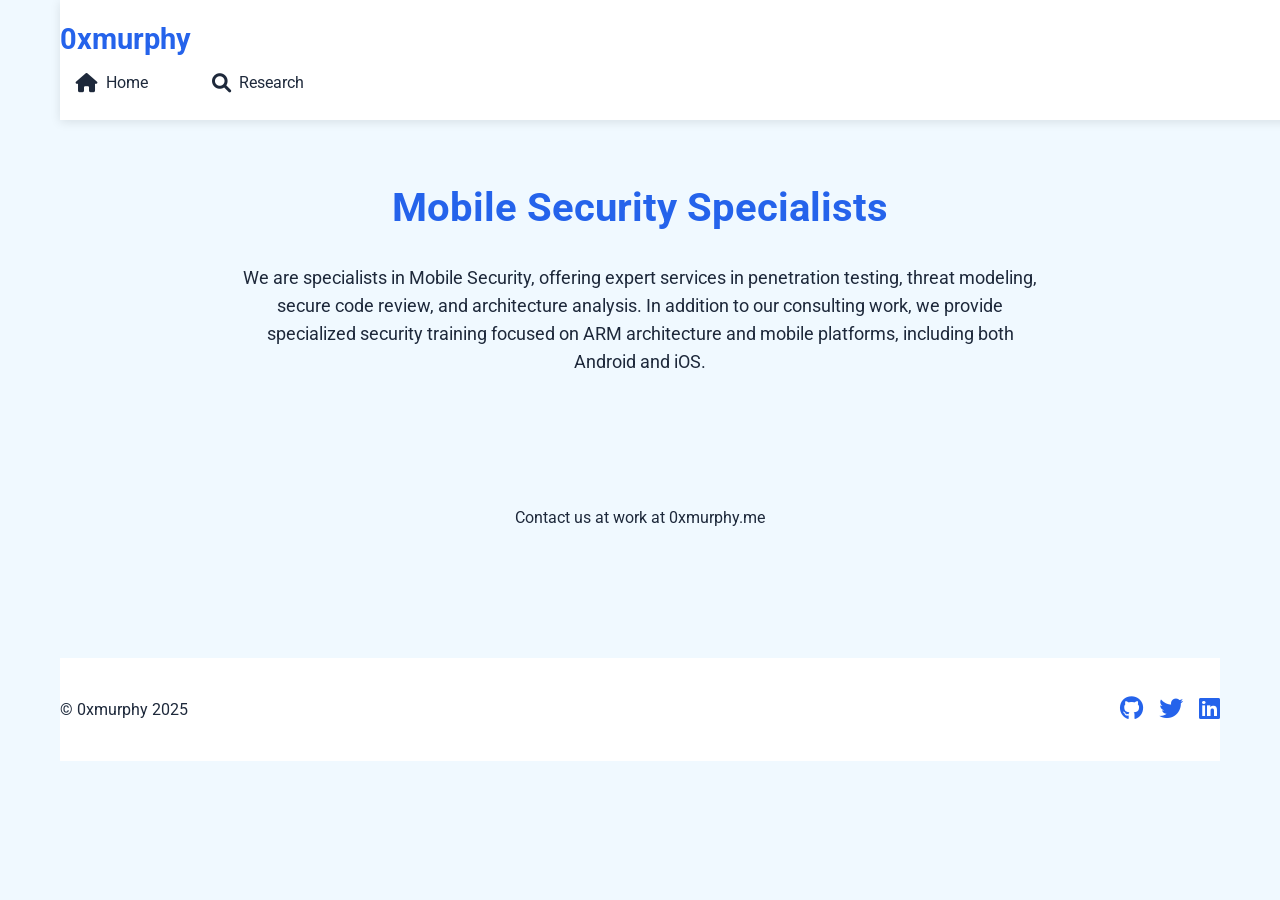
<file: index.html>
<!DOCTYPE html>
<html lang="en">
<head>
  <meta charset="UTF-8" />
  <meta name="viewport" content="width=device-width, initial-scale=1.0" />
  <title>0xmurphy - Mobile Security Specialists</title>
  <link rel="stylesheet" href="style.css" />
  <link rel="stylesheet" href="https://cdnjs.cloudflare.com/ajax/libs/font-awesome/6.0.0/css/all.min.css">
  <script src="index.js" defer></script>
</head>
<body>
  <div class="container">
    <header>
      <div class="logo">
        <h1>0xmurphy</h1>
      </div>
      <button class="menu-toggle" aria-label="Toggle Menu">
        <span class="hamburger"></span>
      </button>
      <nav class="main-nav">
        <ul>
          <li><a href="#home" class="active"><i class="fas fa-home"></i><span>Home</span></a></li>
          <li><a href="research.html"><i class="fas fa-search"></i><span>Research</span></a></li>
        </ul>
      </nav>
    </header>

    <main>
      <section class="hero">
        <h2>Mobile Security Specialists</h2>
        <p>We are specialists in Mobile Security, offering expert services in penetration testing, threat modeling, secure code review, and architecture analysis. In addition to our consulting work, we provide specialized security training focused on ARM architecture and mobile platforms, including both Android and iOS.</p>
      </section>

      <section class="contact">
        <p>Contact us at work at 0xmurphy.me</a></p>
      </section>
    </main>

    <footer>
      <div class="footer-content">
        <p>&copy; 0xmurphy 2025</p>
        <div class="social-links">
          <a href="https://www.github.com/as0ler" aria-label="GitHub"><i class="fab fa-github"></i></a>
          <a href="https://x.com/as0ler" aria-label="Twitter"><i class="fab fa-twitter"></i></a>
          <a href="https://es.linkedin.com/in/alexsoleralvarez" aria-label="LinkedIn"><i class="fab fa-linkedin"></i></a>
        </div>
      </div>
    </footer>
  </div>
</body>
</html>
</file>
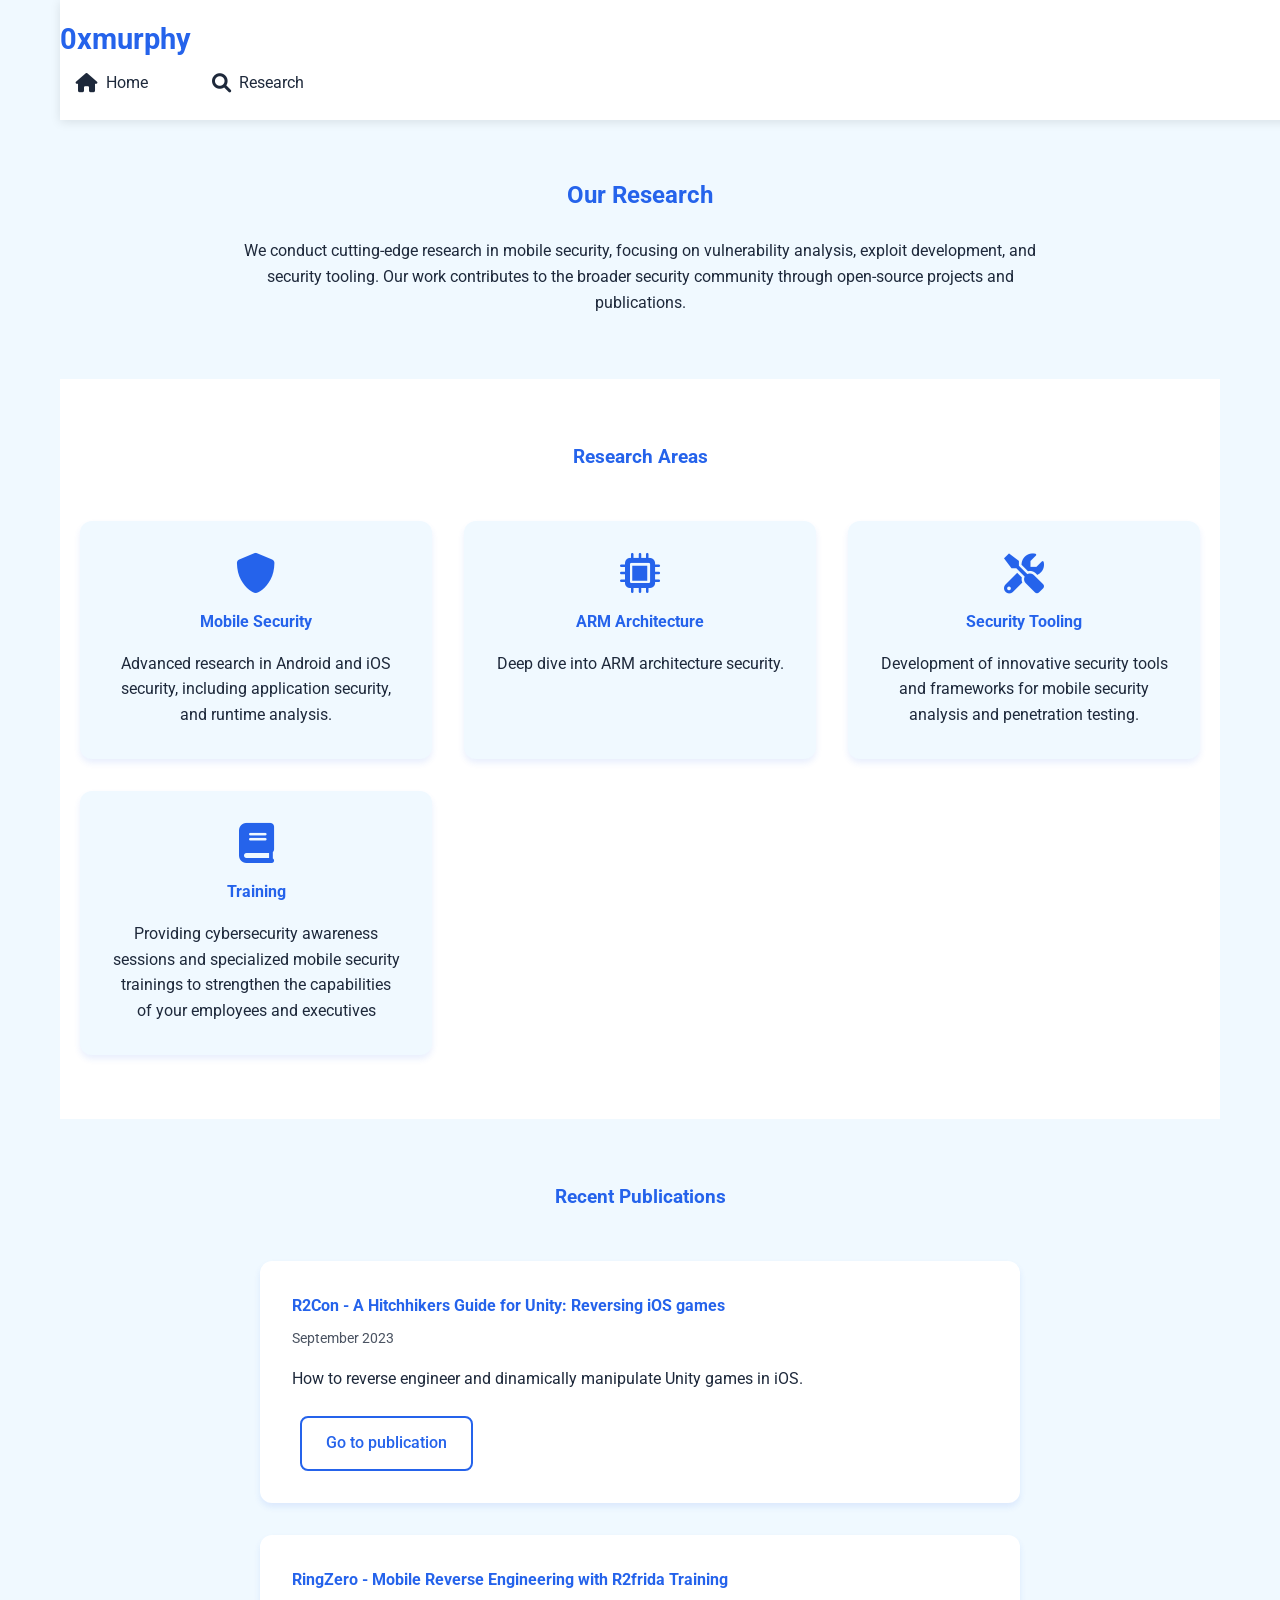
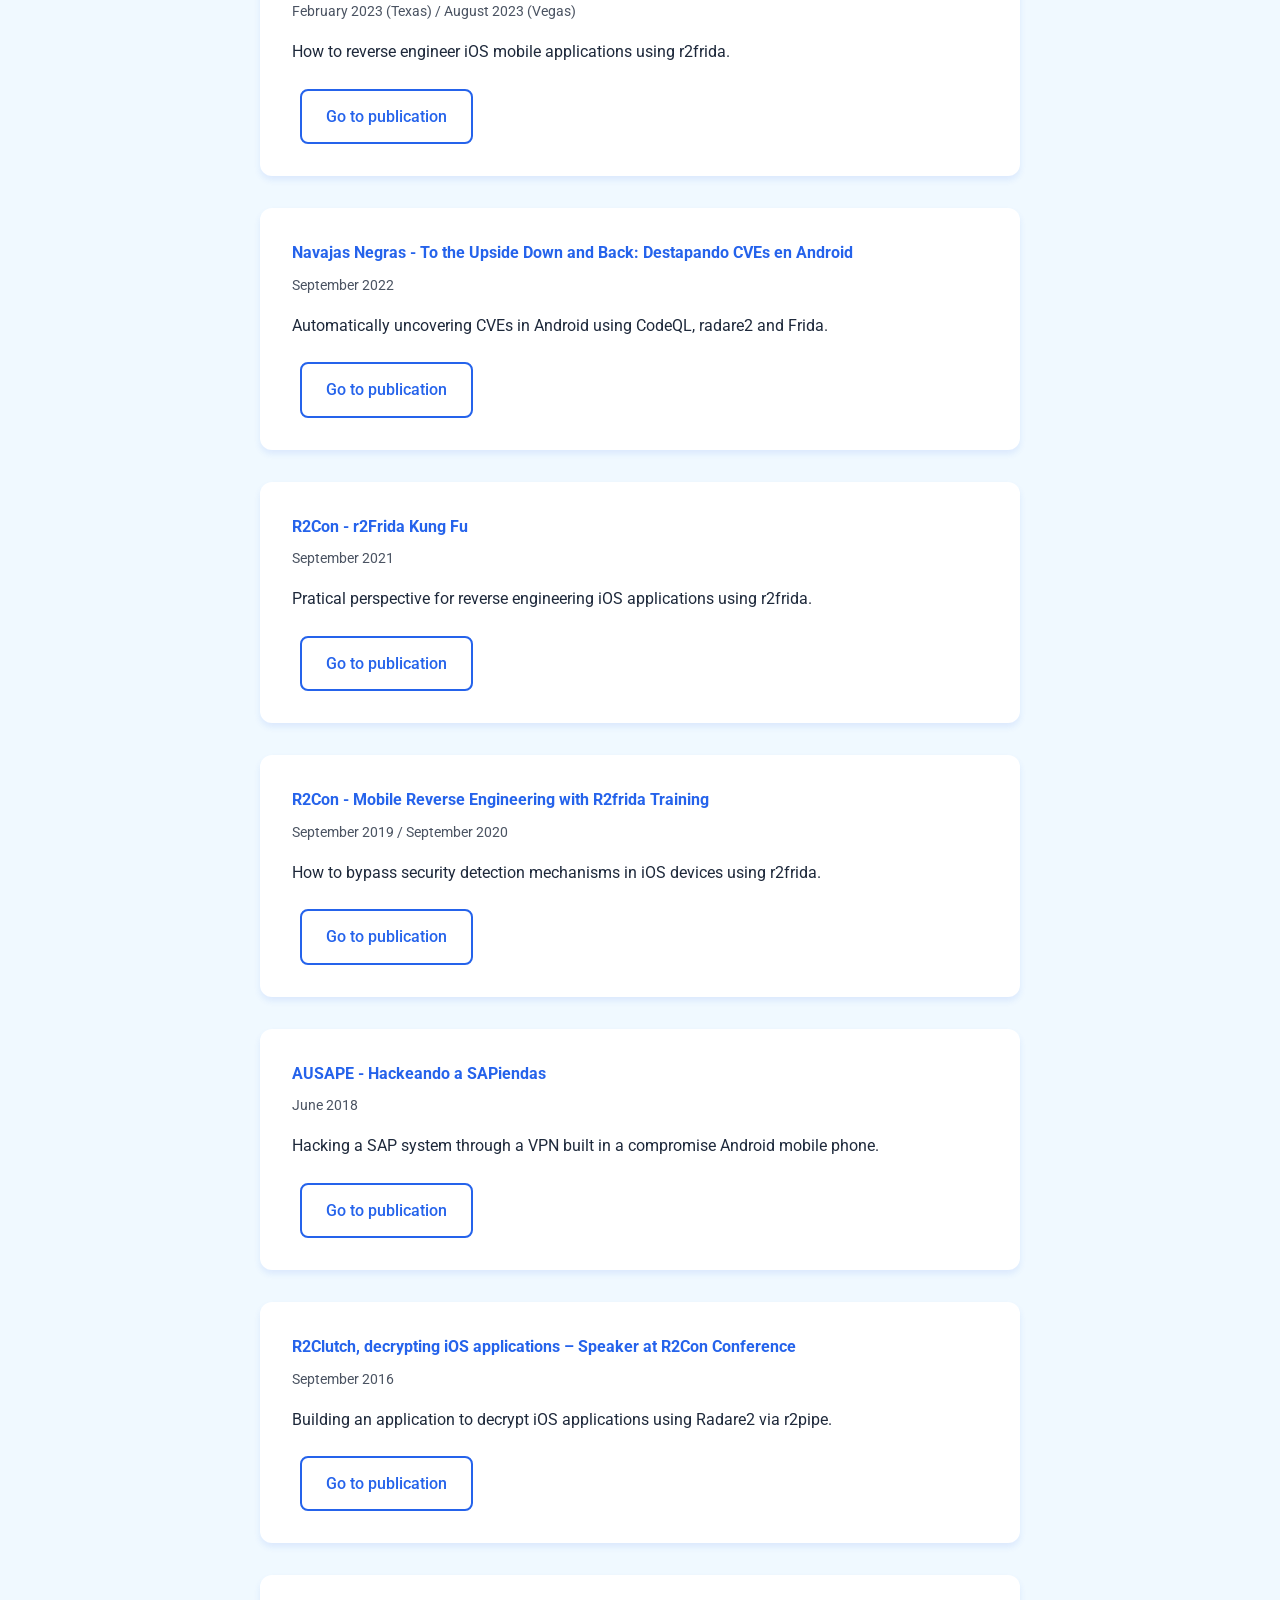
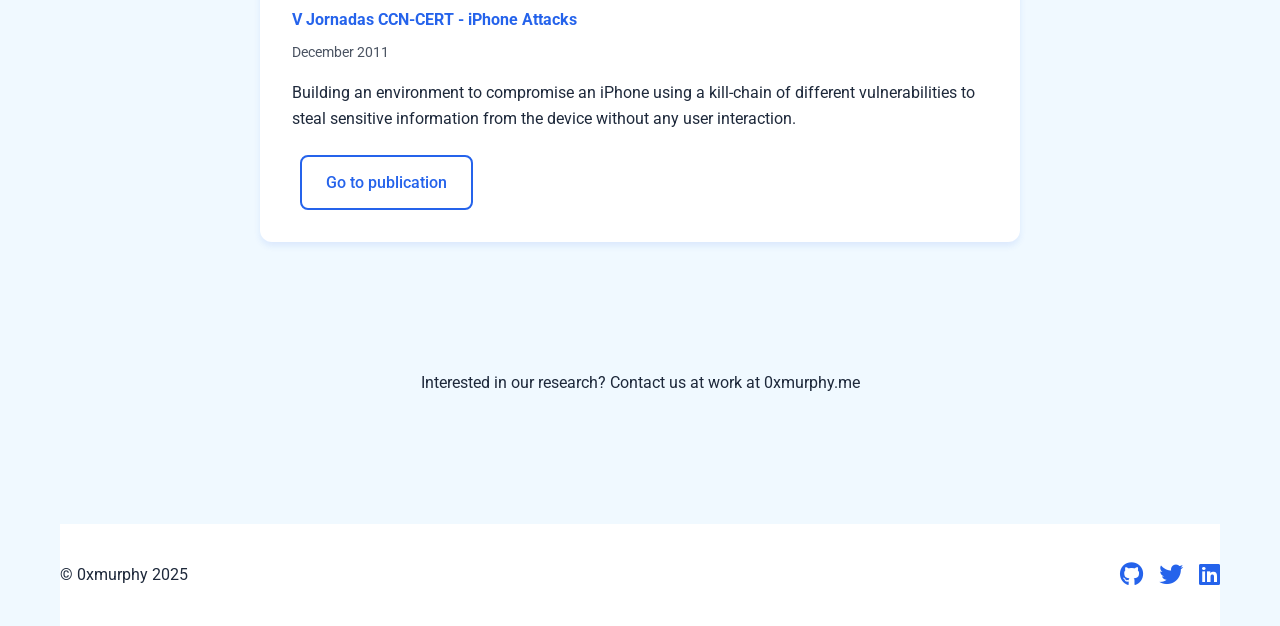
<file: research.html>
<!DOCTYPE html>
<html lang="en">
<head>
  <meta charset="UTF-8" />
  <meta name="viewport" content="width=device-width, initial-scale=1.0" />
  <title>Research - 0xmurphy</title>
  <link rel="stylesheet" href="style.css" />
  <link rel="stylesheet" href="https://cdnjs.cloudflare.com/ajax/libs/font-awesome/6.0.0/css/all.min.css">
  <script src="index.js" defer></script>
</head>
<body>
  <div class="container">
    <header>
      <div class="logo">
        <h1>0xmurphy</h1>
      </div>
      <button class="menu-toggle" aria-label="Toggle Menu">
        <span class="hamburger"></span>
      </button>
      <nav class="main-nav">
        <ul>
          <li><a href="index.html"><i class="fas fa-home"></i><span>Home</span></a></li>
          <li><a href="research.html" class="active"><i class="fas fa-search"></i><span>Research</span></a></li>
        </ul>
      </nav>
    </header>

    <main>
      <section class="research-intro">
        <h2>Our Research</h2>
        <p>We conduct cutting-edge research in mobile security, focusing on vulnerability analysis, exploit development, and security tooling. Our work contributes to the broader security community through open-source projects and publications.</p>
      </section>

      <section class="research-areas">
        <h3>Research Areas</h3>
        <div class="research-grid">
          <div class="research-card">
            <i class="fas fa-shield-alt"></i>
            <h4>Mobile Security</h4>
            <p>Advanced research in Android and iOS security, including application security, and runtime analysis.</p>
          </div>
          <div class="research-card">
            <i class="fas fa-microchip"></i>
            <h4>ARM Architecture</h4>
            <p>Deep dive into ARM architecture security.</p>
          </div>
          <div class="research-card">
            <i class="fas fa-tools"></i>
            <h4>Security Tooling</h4>
            <p>Development of innovative security tools and frameworks for mobile security analysis and penetration testing.</p>
          </div>
          <div class="research-card">
            <i class="fas fa-book"></i>
            <h4>Training</h4>
            <p>Providing cybersecurity awareness sessions and specialized mobile security trainings to strengthen the capabilities of your employees and executives</p>
          </div>
        </div>
      </section>

      <section class="publications">
        <h3>Recent Publications</h3>
        <div class="publication-list">
          <div class="publication-item">
            <h4>R2Con - A Hitchhikers Guide for Unity: Reversing iOS games</h4>
            <p class="publication-meta">September 2023</p>
            <p class="publication-abstract">How to reverse engineer and dinamically manipulate Unity games in iOS.</p>
            <a href="https://youtu.be/OSeNuB2Ob3s?si=SpKfwzrcf62wKqI2" class="btn secondary">Go to publication</a>
          </div>
          <div class="publication-item">
            <h4>RingZero - Mobile Reverse Engineering with R2frida Training</h4>
            <p class="publication-meta">February 2023 (Texas) / August 2023 (Vegas)</p>
            <p class="publication-abstract">How to reverse engineer iOS mobile applications using r2frida.</p>
            <a href="https://ringzer0.training/doubledown24-mobile-reverse-engineering-with-r2frida/" class="btn secondary">Go to publication</a>
          </div>
          <div class="publication-item">
            <h4>Navajas Negras - To the Upside Down and Back: Destapando CVEs en Android</h4>
            <p class="publication-meta">September 2022</p>
            <p class="publication-abstract">Automatically uncovering CVEs in Android using CodeQL, radare2 and Frida.</p>
            <a href="https://www.youtube.com/watch?v=lzgTdJAIYq0" class="btn secondary">Go to publication</a>
          </div>
          <div class="publication-item">
            <h4>R2Con - r2Frida Kung Fu</h4>
            <p class="publication-meta">September 2021</p>
            <p class="publication-abstract">Pratical perspective for reverse engineering iOS applications using r2frida.</p>
            <a href="https://www.youtube.com/watch?v=6WqaxMKn1Qg&t=1821s" class="btn secondary">Go to publication</a>
          </div>
          <div class="publication-item">
            <h4>R2Con - Mobile Reverse Engineering with R2frida Training</h4>
            <p class="publication-meta">September 2019 / September 2020</p>
            <p class="publication-abstract">How to bypass security detection mechanisms in iOS devices using r2frida.</p>
            <a href="https://www.youtube.com/watch?v=sgNDYgLyAP4&t=6700s" class="btn secondary">Go to publication</a>
          </div>
          <div class="publication-item">
            <h4>AUSAPE - Hackeando a SAPiendas</h4>
            <p class="publication-meta">June 2018</p>
            <p class="publication-abstract">Hacking a SAP system through a VPN built in a compromise Android mobile phone.</p>
            <a href="https://www.youtube.com/watch?v=ot229RS4MrI" class="btn secondary">Go to publication</a>
          </div>
          <div class="publication-item">
            <h4>R2Clutch, decrypting iOS applications – Speaker at R2Con Conference</h4>
            <p class="publication-meta">September 2016</p>
            <p class="publication-abstract">Building an application to decrypt iOS applications using Radare2 via r2pipe.</p>
            <a href="https://www.youtube.com/watch?v=OlzUdbvDLuA" class="btn secondary">Go to publication</a>
          </div>
          <div class="publication-item">
            <h4>V Jornadas CCN-CERT - iPhone Attacks</h4>
            <p class="publication-meta">December 2011</p>
            <p class="publication-abstract">Building an environment to compromise an iPhone using a kill-chain of different vulnerabilities to steal sensitive information from the device without any user interaction.</p>
            <a href="https://jornadas.ccn-cert.cni.es/es/ediciones-anteriores/v-jornadas-stic-2011/v-jornadas-ponencias-pdf" class="btn secondary">Go to publication</a>
          </div>
        </div>
      </section>

      <section class="contact">
        <p>Interested in our research? Contact us at work at 0xmurphy.me</a></p>
      </section>
    </main>

    <footer>
      <div class="footer-content">
        <p>&copy; 0xmurphy 2025</p>
        <div class="social-links">
          <a href="https://www.github.com/as0ler" aria-label="GitHub"><i class="fab fa-github"></i></a>
          <a href="https://x.com/as0ler" aria-label="Twitter"><i class="fab fa-twitter"></i></a>
          <a href="https://www.linkedin.com/in/alex.soler.alvarez" aria-label="LinkedIn"><i class="fab fa-linkedin"></i></a>
        </div>
      </div>
    </footer>
  </div>
</body>
</html>
</file>
<file: style.css>
@import url("https://fonts.googleapis.com/css?family=Roboto:400,400i,700");

:root {
  --primary-color: #2563eb;
  --secondary-color: #3b82f6;
  --text-color: #1e293b;
  --light-bg: #f0f9ff;
  --white: #ffffff;
  --transition: all 0.3s ease;
}

* {
  margin: 0;
  padding: 0;
  box-sizing: border-box;
}

body {
  font-family: 'Roboto', sans-serif;
  line-height: 1.6;
  color: var(--text-color);
  background: var(--light-bg);
}

.container {
  max-width: 1200px;
  margin: 0 auto;
  padding: 0 20px;
}

/* Header Styles */
header {
  background: var(--white);
  padding: 1rem 0;
  box-shadow: 0 2px 10px rgba(0, 0, 0, 0.1);
  position: fixed;
  width: 100%;
  top: 0;
  z-index: 1000;
}

.header-content {
  display: flex;
  justify-content: space-between;
  align-items: center;
}

.logo h1 {
  color: var(--primary-color);
  font-size: 1.8rem;
  font-weight: 700;
}

/* Navigation */
.main-nav {
  display: flex;
  align-items: center;
}

.main-nav ul {
  display: flex;
  list-style: none;
  gap: 2rem;
}

.main-nav a {
  color: var(--text-color);
  text-decoration: none;
  display: flex;
  align-items: center;
  gap: 0.5rem;
  padding: 0.5rem 1rem;
  border-radius: 8px;
  transition: var(--transition);
}

.main-nav a:hover,
.main-nav a.active {
  background: var(--primary-color);
  color: var(--white);
  box-shadow: 0 4px 6px rgba(37, 99, 235, 0.2);
}

.main-nav i {
  font-size: 1.2rem;
}

/* Menu Toggle */
.menu-toggle {
  display: none;
  background: none;
  border: none;
  cursor: pointer;
  padding: 0.5rem;
}

.hamburger {
  display: block;
  width: 25px;
  height: 3px;
  background: var(--primary-color);
  position: relative;
  transition: var(--transition);
}

.hamburger::before,
.hamburger::after {
  content: '';
  position: absolute;
  width: 100%;
  height: 100%;
  background: var(--primary-color);
  transition: var(--transition);
}

.hamburger::before {
  top: -8px;
}

.hamburger::after {
  bottom: -8px;
}

/* Main Content */
main {
  margin-top: 80px;
  padding: 2rem 0;
}

.hero {
  text-align: center;
  padding: 4rem 0;
}

.hero h2 {
  font-size: 2.5rem;
  color: var(--primary-color);
  margin-bottom: 1.5rem;
}

.hero p {
  max-width: 800px;
  margin: 0 auto 2rem;
  font-size: 1.1rem;
}

/* Buttons */
.btn {
  display: inline-block;
  padding: 0.8rem 1.5rem;
  border-radius: 8px;
  text-decoration: none;
  font-weight: 500;
  transition: var(--transition);
  margin: 0 0.5rem;
}

.btn.primary {
  background: var(--primary-color);
  color: var(--white);
  box-shadow: 0 4px 6px rgba(37, 99, 235, 0.2);
}

.btn.secondary {
  background: transparent;
  color: var(--primary-color);
  border: 2px solid var(--primary-color);
}

.btn:hover {
  transform: translateY(-2px);
  box-shadow: 0 6px 12px rgba(37, 99, 235, 0.2);
}

/* Contact Section */
.contact {
  text-align: center;
  padding: 2rem 0;
}

.contact a {
  color: var(--primary-color);
  text-decoration: none;
}

/* Footer */
footer {
  background: var(--white);
  padding: 2rem 0;
  margin-top: 4rem;
}

.footer-content {
  display: flex;
  justify-content: space-between;
  align-items: center;
}

.social-links {
  display: flex;
  gap: 1rem;
}

.social-links a {
  color: var(--primary-color);
  font-size: 1.5rem;
  transition: var(--transition);
}

.social-links a:hover {
  transform: translateY(-3px);
}

/* Research Page Styles */
.research-intro {
  text-align: center;
  padding: 4rem 0;
  max-width: 800px;
  margin: 0 auto;
}

.research-intro h2 {
  color: var(--primary-color);
  margin-bottom: 1.5rem;
}

.research-areas {
  padding: 4rem 0;
  background: var(--white);
}

.research-areas h3 {
  text-align: center;
  color: var(--primary-color);
  margin-bottom: 3rem;
}

.research-grid {
  display: grid;
  grid-template-columns: repeat(auto-fit, minmax(300px, 1fr));
  gap: 2rem;
  max-width: 1200px;
  margin: 0 auto;
  padding: 0 20px;
}

.research-card {
  background: var(--light-bg);
  padding: 2rem;
  border-radius: 12px;
  text-align: center;
  transition: var(--transition);
  box-shadow: 0 4px 6px rgba(37, 99, 235, 0.1);
}

.research-card:hover {
  transform: translateY(-5px);
  box-shadow: 0 8px 15px rgba(37, 99, 235, 0.2);
}

.research-card i {
  font-size: 2.5rem;
  color: var(--primary-color);
  margin-bottom: 1rem;
}

.research-card h4 {
  color: var(--primary-color);
  margin-bottom: 1rem;
}

.publications {
  padding: 4rem 0;
}

.publications h3 {
  text-align: center;
  color: var(--primary-color);
  margin-bottom: 3rem;
}

.publication-list {
  max-width: 800px;
  margin: 0 auto;
  padding: 0 20px;
}

.publication-item {
  background: var(--white);
  padding: 2rem;
  border-radius: 12px;
  margin-bottom: 2rem;
  box-shadow: 0 4px 6px rgba(37, 99, 235, 0.1);
}

.publication-item h4 {
  color: var(--primary-color);
  margin-bottom: 0.5rem;
}

.publication-meta {
  color: var(--text-color);
  opacity: 0.8;
  font-size: 0.9rem;
  margin-bottom: 1rem;
}

.publication-abstract {
  margin-bottom: 1.5rem;
  line-height: 1.6;
}

/* Responsive adjustments for research page */
@media (max-width: 768px) {
  .research-grid {
    grid-template-columns: 1fr;
  }

  .research-card {
    padding: 1.5rem;
  }

  .publication-item {
    padding: 1.5rem;
  }
}

/* Responsive Design */
@media (max-width: 768px) {
  .menu-toggle {
    display: block;
  }

  .main-nav {
    position: fixed;
    top: 70px;
    left: -100%;
    width: 100%;
    background: var(--white);
    padding: 1rem;
    transition: var(--transition);
  }

  .main-nav.active {
    left: 0;
  }

  .main-nav ul {
    flex-direction: column;
    gap: 1rem;
  }

  .menu-toggle.active .hamburger {
    background: transparent;
  }

  .menu-toggle.active .hamburger::before {
    transform: rotate(45deg);
    top: 0;
  }

  .menu-toggle.active .hamburger::after {
    transform: rotate(-45deg);
    bottom: 0;
  }

  .hero h2 {
    font-size: 2rem;
  }

  .footer-content {
    flex-direction: column;
    gap: 1rem;
  }
}
</file>
